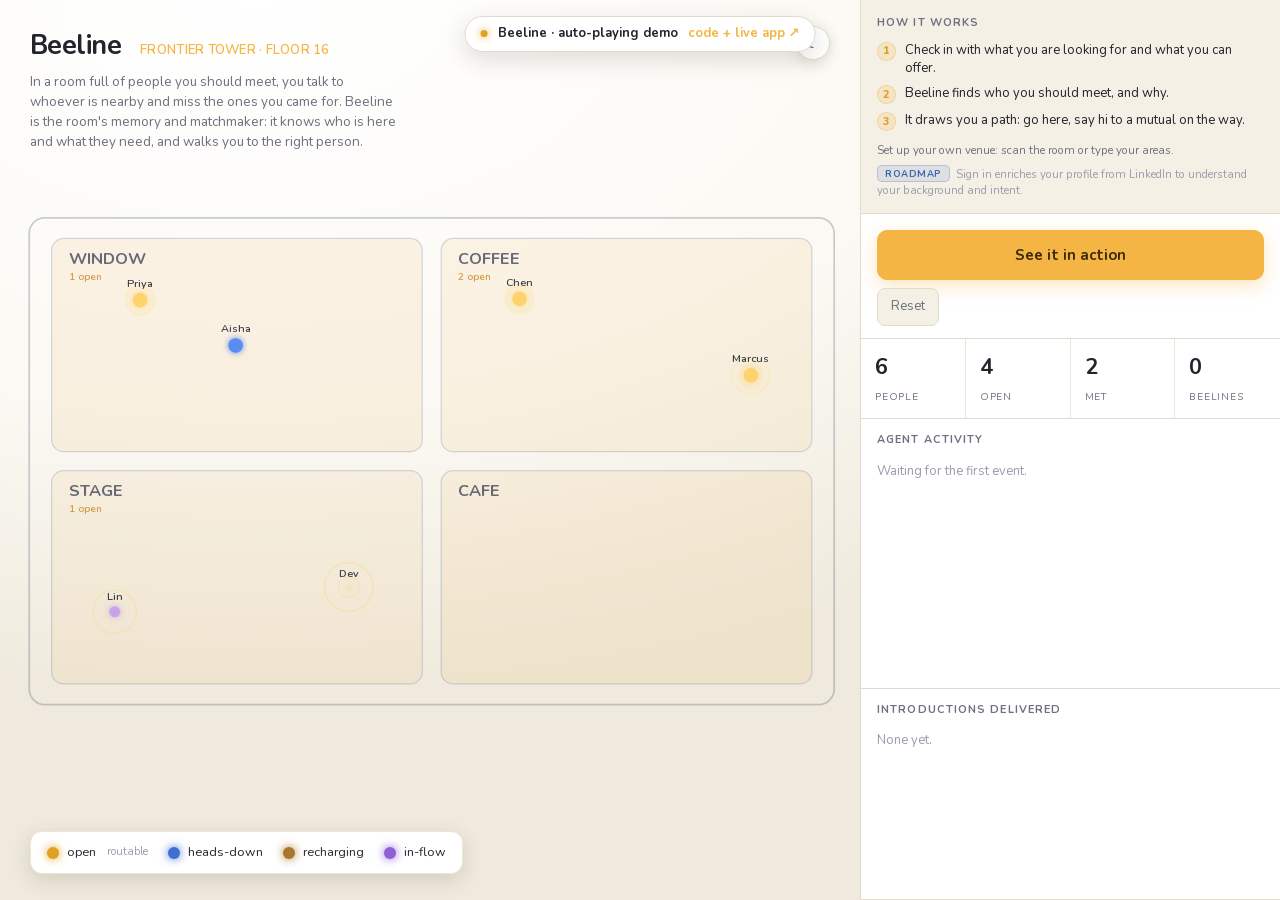
<file: docs/index.html>
<!doctype html>
<html lang="en">
<head>
<meta charset="utf-8" />
<meta name="viewport" content="width=device-width, initial-scale=1" />
<title>Beeline — floor 16, live</title>
<link rel="stylesheet" href="fonts/nunito.css" />
<link rel="stylesheet" href="style.css" />
<script>try{document.documentElement.dataset.theme=localStorage.getItem('beeline-theme')||'light';}catch(e){document.documentElement.dataset.theme='light';}</script>
<script>document.documentElement.setAttribute('data-static','1');</script>
<style>
  html[data-static] #qr, html[data-static] #btn-config, html[data-static] #btn-live,
  html[data-static] #meta, html[data-static] #btn-move, html[data-static] #btn-recharge,
  html[data-static] #btn-intro, html[data-static] #btn-demo, html[data-static] #mode-badge { display:none !important; }
  #static-banner {
    position: fixed; left: 50%; transform: translateX(-50%); top: 16px; z-index: 50;
    background: var(--panel); color: var(--text); border: 1px solid var(--line);
    border-radius: 999px; padding: 7px 15px; font-size: 13px; font-weight: 700;
    box-shadow: 0 8px 24px var(--shadow); display: flex; gap: 10px; align-items: center;
    font-family: "Nunito", system-ui, sans-serif;
  }
  #static-banner .dot { width: 7px; height: 7px; border-radius: 50%; background: var(--open); box-shadow: 0 0 8px var(--open); }
  #static-banner a { color: var(--accent); text-decoration: none; }
  @media (max-width: 900px){ #static-banner { top: 8px; font-size: 12px; } }
</style>
</head>
<body>
<div id="static-banner"><span class="dot"></span><span>Beeline &middot; auto-playing demo</span><a href="https://github.com/aaryaa8/beeline" target="_blank" rel="noopener">code + live app &#8599;</a></div>

<!-- ============ MAP : the headline ============ -->
<div id="map">
  <canvas id="floor"></canvas>

  <div id="title">
    <div class="brand">
      <h1>Beeline</h1>
      <span class="tag">FRONTIER TOWER · FLOOR 16</span>
    </div>
    <p>In a room full of people you should meet, you talk to whoever is nearby and miss the ones you came for. Beeline is the room's memory and matchmaker: it knows who is here and what they need, and walks you to the right person.</p>
  </div>

  <div id="topright">
    <button id="btn-theme" title="Switch to dark" aria-label="Switch theme">&#9790;</button>
    <div id="mode-badge">source <b id="mode-label">mock</b></div>
  </div>

  <!-- match card (money-shot narration), populated on a delivered intro -->
  <div id="matchcard">
    <div class="kicker">Beeline · go this way</div>
    <div class="head" id="mc-head"></div>
    <div class="msg" id="mc-msg"></div>
    <div class="why" id="mc-why"></div>
    <div class="match" id="mc-match"></div>
    <div class="route" id="mc-route"></div>
  </div>

  <div id="legend">
    <div class="k"><span class="swatch" style="color:var(--open);background:var(--open)"></span>open<span class="sub">routable</span></div>
    <div class="k"><span class="swatch" style="color:var(--heads);background:var(--heads)"></span>heads-down</div>
    <div class="k"><span class="swatch" style="color:var(--recharge);background:var(--recharge)"></span>recharging</div>
    <div class="k"><span class="swatch" style="color:var(--flow);background:var(--flow)"></span>in-flow</div>
  </div>

  <div id="qr">
    <div id="qr-slot"></div>
    <div class="cap">Scan to join</div>
    <div class="url" id="qr-url">/join</div>
  </div>

  <!-- guided, self-narrating demo — a full-width bar pinned to the bottom -->
  <div id="guide" hidden>
    <div class="guide-bar"><div class="guide-bar-fill" id="guide-bar-fill"></div></div>
    <div class="guide-inner">
      <div class="guide-main">
        <span class="guide-kicker">Guided demo</span>
        <div class="guide-cap" id="guide-cap" aria-live="polite"></div>
      </div>
      <div class="guide-side">
        <span class="guide-step" id="guide-step"></span>
        <button id="guide-restart" class="guide-btn">Restart</button>
        <button id="guide-skip" class="guide-btn">Skip</button>
      </div>
    </div>
  </div>
</div>

<!-- ============ SIDE PANEL : agents + intros ============ -->
<div id="side">
  <div id="howitworks">
    <div class="hiw-title">How it works</div>
    <ol class="hiw-steps">
      <li><span class="hiw-n">1</span><span>Check in with what you are looking for and what you can offer.</span></li>
      <li><span class="hiw-n">2</span><span>Beeline finds who you should meet, and why.</span></li>
      <li><span class="hiw-n">3</span><span>It draws you a path: go here, say hi to a mutual on the way.</span></li>
    </ol>
    <div class="hiw-notes">
      <div class="hiw-note">Set up your own venue: scan the room or type your areas.</div>
      <div class="hiw-note roadmap"><span class="hiw-tag">Roadmap</span>Sign in enriches your profile from LinkedIn to understand your background and intent.</div>
    </div>
  </div>

  <div id="controls">
    <button class="primary cta" id="btn-fill">See it in action</button>
    <button id="btn-demo">Fill the room</button>
    <button id="btn-move">Move someone</button>
    <button id="btn-recharge">Tap recharging</button>
    <button id="btn-intro">Send a beeline</button>
    <button id="btn-config">Configure space</button>
    <button class="ghost" id="btn-reset">Reset</button>
  </div>
  <div id="meta">
    <span class="chip-meta">mode <b id="meta-mode">mock</b></span>
    <button id="btn-live" class="ghost" style="padding:3px 9px;font-size:11px;">use live stream</button>
  </div>

  <div id="counters">
    <div class="counter"><b id="n-people">0</b><span>people</span></div>
    <div class="counter"><b id="n-open">0</b><span>open</span></div>
    <div class="counter"><b id="n-met">0</b><span>met</span></div>
    <div class="counter"><b id="n-intros">0</b><span>beelines</span></div>
  </div>

  <div class="section" id="traces">
    <h2>Agent activity <span class="count" id="trace-count"></span></h2>
    <div class="scroll" id="trace-list"><div class="empty">Waiting for the first event.</div></div>
  </div>

  <div class="section" id="intros">
    <h2>Introductions delivered <span class="count" id="intro-count"></span></h2>
    <div class="scroll" id="intro-list"><div class="empty">None yet.</div></div>
  </div>
</div>

<!-- ============ CONFIGURE SPACE : drawer ============ -->
<div id="cfg-scrim" hidden></div>
<aside id="cfg" hidden aria-label="Configure space">
  <div class="cfg-head">
    <div>
      <h2>Configure space</h2>
      <p>Beeline works anywhere. Set up your own venue: scan the room with a photo, or type your own areas.</p>
    </div>
    <button id="cfg-close" class="ghost" aria-label="Close">Close</button>
  </div>

  <div class="cfg-body">
    <section class="cfg-sec">
      <h3>Areas</h3>
      <p class="cfg-note">These are the areas the floor plan lays out. Rename, reorder, remove, or add up to eight, then apply.</p>
      <div id="cfg-zones"></div>
      <div class="cfg-row-actions">
        <button id="cfg-add">Add area</button>
        <button id="cfg-apply" class="primary">Apply areas</button>
      </div>
    </section>

    <section class="cfg-sec">
      <h3>Scan the room</h3>
      <p class="cfg-note">Take or choose a photo of the space. Beeline suggests areas and landmarks you can apply.</p>
      <label class="cfg-file">
        <input type="file" id="cfg-scan-file" accept="image/*" capture="environment" />
        <span>Choose or take a photo</span>
      </label>
      <p class="cfg-note cfg-scan-note" id="cfg-scan-note" hidden>Camera needs the shared https link; you can still choose a photo.</p>
      <div id="cfg-scan-out"></div>
    </section>

    <section class="cfg-sec">
      <h3>Optimize the room</h3>
      <p class="cfg-note">Reads the live room and suggests moves that turn shared interests into introductions.</p>
      <button id="cfg-optimize">Get suggestions</button>
      <div id="cfg-opt-out"></div>
    </section>
  </div>
</aside>

<script src="app.js"></script>
<script>setTimeout(function(){var b=document.getElementById('btn-fill'); if(b) b.click();}, 2200);</script>
</body>
</html>
</file>
<file: docs/fonts/nunito.css>
/* cyrillic-ext */
@font-face {
  font-family: 'Nunito';
  font-style: normal;
  font-weight: 400;
  font-display: swap;
  src: url(nunito-1.woff2) format('woff2');
  unicode-range: U+0460-052F, U+1C80-1C8A, U+20B4, U+2DE0-2DFF, U+A640-A69F, U+FE2E-FE2F;
}
/* cyrillic */
@font-face {
  font-family: 'Nunito';
  font-style: normal;
  font-weight: 400;
  font-display: swap;
  src: url(nunito-2.woff2) format('woff2');
  unicode-range: U+0301, U+0400-045F, U+0490-0491, U+04B0-04B1, U+2116;
}
/* vietnamese */
@font-face {
  font-family: 'Nunito';
  font-style: normal;
  font-weight: 400;
  font-display: swap;
  src: url(nunito-3.woff2) format('woff2');
  unicode-range: U+0102-0103, U+0110-0111, U+0128-0129, U+0168-0169, U+01A0-01A1, U+01AF-01B0, U+0300-0301, U+0303-0304, U+0308-0309, U+0323, U+0329, U+1EA0-1EF9, U+20AB;
}
/* latin-ext */
@font-face {
  font-family: 'Nunito';
  font-style: normal;
  font-weight: 400;
  font-display: swap;
  src: url(nunito-4.woff2) format('woff2');
  unicode-range: U+0100-02BA, U+02BD-02C5, U+02C7-02CC, U+02CE-02D7, U+02DD-02FF, U+0304, U+0308, U+0329, U+1D00-1DBF, U+1E00-1E9F, U+1EF2-1EFF, U+2020, U+20A0-20AB, U+20AD-20C0, U+2113, U+2C60-2C7F, U+A720-A7FF;
}
/* latin */
@font-face {
  font-family: 'Nunito';
  font-style: normal;
  font-weight: 400;
  font-display: swap;
  src: url(nunito-5.woff2) format('woff2');
  unicode-range: U+0000-00FF, U+0131, U+0152-0153, U+02BB-02BC, U+02C6, U+02DA, U+02DC, U+0304, U+0308, U+0329, U+2000-206F, U+20AC, U+2122, U+2191, U+2193, U+2212, U+2215, U+FEFF, U+FFFD;
}
/* cyrillic-ext */
@font-face {
  font-family: 'Nunito';
  font-style: normal;
  font-weight: 600;
  font-display: swap;
  src: url(nunito-1.woff2) format('woff2');
  unicode-range: U+0460-052F, U+1C80-1C8A, U+20B4, U+2DE0-2DFF, U+A640-A69F, U+FE2E-FE2F;
}
/* cyrillic */
@font-face {
  font-family: 'Nunito';
  font-style: normal;
  font-weight: 600;
  font-display: swap;
  src: url(nunito-2.woff2) format('woff2');
  unicode-range: U+0301, U+0400-045F, U+0490-0491, U+04B0-04B1, U+2116;
}
/* vietnamese */
@font-face {
  font-family: 'Nunito';
  font-style: normal;
  font-weight: 600;
  font-display: swap;
  src: url(nunito-3.woff2) format('woff2');
  unicode-range: U+0102-0103, U+0110-0111, U+0128-0129, U+0168-0169, U+01A0-01A1, U+01AF-01B0, U+0300-0301, U+0303-0304, U+0308-0309, U+0323, U+0329, U+1EA0-1EF9, U+20AB;
}
/* latin-ext */
@font-face {
  font-family: 'Nunito';
  font-style: normal;
  font-weight: 600;
  font-display: swap;
  src: url(nunito-4.woff2) format('woff2');
  unicode-range: U+0100-02BA, U+02BD-02C5, U+02C7-02CC, U+02CE-02D7, U+02DD-02FF, U+0304, U+0308, U+0329, U+1D00-1DBF, U+1E00-1E9F, U+1EF2-1EFF, U+2020, U+20A0-20AB, U+20AD-20C0, U+2113, U+2C60-2C7F, U+A720-A7FF;
}
/* latin */
@font-face {
  font-family: 'Nunito';
  font-style: normal;
  font-weight: 600;
  font-display: swap;
  src: url(nunito-5.woff2) format('woff2');
  unicode-range: U+0000-00FF, U+0131, U+0152-0153, U+02BB-02BC, U+02C6, U+02DA, U+02DC, U+0304, U+0308, U+0329, U+2000-206F, U+20AC, U+2122, U+2191, U+2193, U+2212, U+2215, U+FEFF, U+FFFD;
}
/* cyrillic-ext */
@font-face {
  font-family: 'Nunito';
  font-style: normal;
  font-weight: 700;
  font-display: swap;
  src: url(nunito-1.woff2) format('woff2');
  unicode-range: U+0460-052F, U+1C80-1C8A, U+20B4, U+2DE0-2DFF, U+A640-A69F, U+FE2E-FE2F;
}
/* cyrillic */
@font-face {
  font-family: 'Nunito';
  font-style: normal;
  font-weight: 700;
  font-display: swap;
  src: url(nunito-2.woff2) format('woff2');
  unicode-range: U+0301, U+0400-045F, U+0490-0491, U+04B0-04B1, U+2116;
}
/* vietnamese */
@font-face {
  font-family: 'Nunito';
  font-style: normal;
  font-weight: 700;
  font-display: swap;
  src: url(nunito-3.woff2) format('woff2');
  unicode-range: U+0102-0103, U+0110-0111, U+0128-0129, U+0168-0169, U+01A0-01A1, U+01AF-01B0, U+0300-0301, U+0303-0304, U+0308-0309, U+0323, U+0329, U+1EA0-1EF9, U+20AB;
}
/* latin-ext */
@font-face {
  font-family: 'Nunito';
  font-style: normal;
  font-weight: 700;
  font-display: swap;
  src: url(nunito-4.woff2) format('woff2');
  unicode-range: U+0100-02BA, U+02BD-02C5, U+02C7-02CC, U+02CE-02D7, U+02DD-02FF, U+0304, U+0308, U+0329, U+1D00-1DBF, U+1E00-1E9F, U+1EF2-1EFF, U+2020, U+20A0-20AB, U+20AD-20C0, U+2113, U+2C60-2C7F, U+A720-A7FF;
}
/* latin */
@font-face {
  font-family: 'Nunito';
  font-style: normal;
  font-weight: 700;
  font-display: swap;
  src: url(nunito-5.woff2) format('woff2');
  unicode-range: U+0000-00FF, U+0131, U+0152-0153, U+02BB-02BC, U+02C6, U+02DA, U+02DC, U+0304, U+0308, U+0329, U+2000-206F, U+20AC, U+2122, U+2191, U+2193, U+2212, U+2215, U+FEFF, U+FFFD;
}
/* cyrillic-ext */
@font-face {
  font-family: 'Nunito';
  font-style: normal;
  font-weight: 800;
  font-display: swap;
  src: url(nunito-1.woff2) format('woff2');
  unicode-range: U+0460-052F, U+1C80-1C8A, U+20B4, U+2DE0-2DFF, U+A640-A69F, U+FE2E-FE2F;
}
/* cyrillic */
@font-face {
  font-family: 'Nunito';
  font-style: normal;
  font-weight: 800;
  font-display: swap;
  src: url(nunito-2.woff2) format('woff2');
  unicode-range: U+0301, U+0400-045F, U+0490-0491, U+04B0-04B1, U+2116;
}
/* vietnamese */
@font-face {
  font-family: 'Nunito';
  font-style: normal;
  font-weight: 800;
  font-display: swap;
  src: url(nunito-3.woff2) format('woff2');
  unicode-range: U+0102-0103, U+0110-0111, U+0128-0129, U+0168-0169, U+01A0-01A1, U+01AF-01B0, U+0300-0301, U+0303-0304, U+0308-0309, U+0323, U+0329, U+1EA0-1EF9, U+20AB;
}
/* latin-ext */
@font-face {
  font-family: 'Nunito';
  font-style: normal;
  font-weight: 800;
  font-display: swap;
  src: url(nunito-4.woff2) format('woff2');
  unicode-range: U+0100-02BA, U+02BD-02C5, U+02C7-02CC, U+02CE-02D7, U+02DD-02FF, U+0304, U+0308, U+0329, U+1D00-1DBF, U+1E00-1E9F, U+1EF2-1EFF, U+2020, U+20A0-20AB, U+20AD-20C0, U+2113, U+2C60-2C7F, U+A720-A7FF;
}
/* latin */
@font-face {
  font-family: 'Nunito';
  font-style: normal;
  font-weight: 800;
  font-display: swap;
  src: url(nunito-5.woff2) format('woff2');
  unicode-range: U+0000-00FF, U+0131, U+0152-0153, U+02BB-02BC, U+02C6, U+02DA, U+02DC, U+0304, U+0308, U+0329, U+2000-206F, U+20AC, U+2122, U+2191, U+2193, U+2212, U+2215, U+FEFF, U+FFFD;
}
</file>
<file: docs/style.css>
/* ============================================================= *
 * Beeline — WP6 floor-plan map. Light by default, projector-legible,
 * with a dark variant behind [data-theme="dark"]. The honey accent
 * carries across both. No CDNs, no build step. All styling lives here.
 * ============================================================= */
:root {
  /* ---- LIGHT (default): clean, warm, high-contrast ---- */
  --bg:        #f4f1e9;
  --map-bg:    #fbf9f3;
  --map-g1:    #ffffff;
  --map-g3:    #efeadd;
  --panel:     #ffffff;
  --panel-2:   #f4f0e6;
  --line:      #e2dbcb;
  --line-soft: #ece6d8;
  --text:      #23252c;
  --dim:       #6c7080;
  --dim-2:     #9a9dab;
  --hover:     #efeadd;

  /* the two blue chips used across intro/match cards */
  --chip-blue-bg:     rgba(70,110,190,.12);
  --chip-blue-fg:     #3a63b0;
  --chip-blue-border: rgba(70,110,190,.28);

  /* match card (money shot) surface */
  --card-bg:     linear-gradient(180deg, #fffaf0, #fdf6e8);
  --card-border: #e6d3a3;
  --card-line:   #ecdcb4;

  /* emotional-state colors (self-reported, never sensed) */
  --open:      #e0a020;   /* warm honey, darkened for light bg */
  --heads:     #3f6fd0;   /* blue           */
  --recharge:  #a9772c;   /* dim amber      */
  --flow:      #8f5fd6;   /* violet         */

  --ok:        #2f9d57;   /* approved       */
  --hold:      #c79021;   /* held           */
  --veto:      #cc5340;   /* vetoed         */

  --accent:    #f5b544;
  --path:      #e0a020;
  --shadow:    rgba(60,55,35,.16);
}

:root[data-theme="dark"] {
  --bg:        #0a0b0f;
  --map-bg:    #0d0f16;
  --map-g1:    #12151f;
  --map-g3:    #090a10;
  --panel:     #10121a;
  --panel-2:   #161824;
  --line:      #262a3a;
  --line-soft: #1c1f2c;
  --text:      #eef1f7;
  --dim:       #8b90a3;
  --dim-2:     #626678;
  --hover:     #1e2130;

  --chip-blue-bg:     rgba(120,150,200,.14);
  --chip-blue-fg:     #a9c4ef;
  --chip-blue-border: rgba(120,150,200,.3);

  --card-bg:     linear-gradient(180deg, rgba(28,24,14,.96), rgba(18,16,12,.96));
  --card-border: #4a3f22;
  --card-line:   #38301b;

  --open:      #ffd36b;
  --heads:     #5b8def;
  --recharge:  #b98a3e;
  --flow:      #b98cf0;

  --ok:        #6bd08a;
  --hold:      #e6bb52;
  --veto:      #e0705f;

  --accent:    #ffd36b;
  --path:      #ffd884;
  --shadow:    rgba(0,0,0,.5);
}

* { box-sizing: border-box; }
html, body { height: 100%; margin: 0; }
body {
  background: var(--bg);
  color: var(--text);
  font: 15px/1.5 "Nunito", ui-sans-serif, -apple-system, "SF Pro Text", system-ui, sans-serif;
  display: grid;
  grid-template-columns: 1fr 420px;
  overflow: hidden;
  -webkit-font-smoothing: antialiased;
}

/* On a projector or laptop (wide) the map takes the flexible column and the
   panel is a fixed 420px, which is the demo target. Below 900px (a phone, or a
   cramped preview) that would crush the floor plan, so stack instead: map on
   top with a real height, panel scrolling beneath. The map is never squeezed. */
@media (max-width: 900px) {
  body { grid-template-columns: 1fr; grid-template-rows: 62vh 1fr; overflow: auto; }
  #map { min-height: 62vh; }
  #side { border-left: none; border-top: 1px solid var(--line); }
}

/* ------------------------------------------------------------- *
 * MAP (the headline)
 * ------------------------------------------------------------- */
#map {
  position: relative;
  background:
    radial-gradient(1200px 700px at 30% 0%, var(--map-g1) 0%, var(--map-bg) 60%, var(--map-g3) 100%);
  overflow: hidden;
}
#map canvas#floor { position: absolute; inset: 0; display: block; width: 100%; height: 100%; }

#title { position: absolute; top: 26px; left: 30px; pointer-events: none; z-index: 3; }
#title .brand { display: flex; align-items: baseline; gap: 12px; }
#title h1 { margin: 0; font-size: 27px; font-weight: 700; letter-spacing: -0.02em; }
#title .tag { color: var(--accent); font-size: 13px; font-weight: 600; letter-spacing: .02em; }
#title p { margin: 5px 0 0; color: var(--dim); font-size: 13.5px; max-width: 46ch; }

/* top-right cluster: theme toggle + live/mock badge */
#topright {
  position: absolute; top: 26px; right: 30px; z-index: 4;
  display: flex; align-items: center; gap: 10px;
}
#btn-theme {
  width: 34px; height: 34px; padding: 0; border-radius: 50%;
  font-size: 16px; line-height: 1; cursor: pointer;
  background: var(--panel); color: var(--text);
  border: 1px solid var(--line); box-shadow: 0 4px 14px var(--shadow);
  display: flex; align-items: center; justify-content: center;
  transition: background .15s ease, border-color .15s ease;
}
#btn-theme:hover { background: var(--hover); border-color: var(--accent); }
#mode-badge {
  font-size: 11px; letter-spacing: .12em; text-transform: uppercase;
  color: var(--dim); border: 1px solid var(--line);
  padding: 4px 11px; border-radius: 20px; background: var(--panel);
}
#mode-badge b { color: var(--accent); font-weight: 700; }
#mode-badge.live b { color: var(--ok); }
:root[data-theme="dark"] #mode-badge { background: rgba(0,0,0,.25); }

/* state legend */
#legend {
  position: absolute; left: 30px; bottom: 26px; z-index: 3;
  display: flex; gap: 20px; flex-wrap: wrap;
  background: var(--panel); border: 1px solid var(--line-soft);
  border-radius: 12px; padding: 11px 16px; backdrop-filter: blur(4px);
  box-shadow: 0 6px 20px var(--shadow);
}
#legend .k { display: flex; align-items: center; gap: 8px; font-size: 12.5px; color: var(--text); }
#legend .swatch { width: 12px; height: 12px; border-radius: 50%; box-shadow: 0 0 10px currentColor; }
#legend .sub { color: var(--dim-2); font-size: 11px; margin-left: 3px; }

/* QR — judges scan to join */
#qr {
  position: absolute; right: 30px; bottom: 26px; z-index: 3;
  background: #f7f7f2; color: #14161c; border-radius: 14px;
  padding: 12px 12px 10px; text-align: center;
  box-shadow: 0 10px 30px rgba(0,0,0,.45);
  width: 168px;
}
#qr canvas, #qr .placeholder { display: block; margin: 0 auto; border-radius: 6px; }
#qr .placeholder {
  width: 132px; height: 132px; background: #e9e9e2; color: #14161c;
  display: flex; align-items: center; justify-content: center; text-align: center;
  font-size: 10px; padding: 8px; line-height: 1.3; border: 1px dashed #b9b9ad;
}
#qr .cap { margin-top: 7px; font-size: 11px; font-weight: 700; letter-spacing: .04em; }
#qr .url { font-size: 10px; color: #565a63; word-break: break-all; margin-top: 1px; }

/* match card — the money shot narration */
#matchcard {
  position: absolute; left: 30px; top: 118px; z-index: 4;
  width: 340px; max-width: 42vw;
  background: var(--card-bg);
  border: 1px solid var(--card-border); border-radius: 16px;
  padding: 16px 18px; box-shadow: 0 18px 50px var(--shadow);
  opacity: 0; transform: translateY(-8px); pointer-events: none;
  transition: opacity .4s ease, transform .4s ease;
}
#matchcard.show { opacity: 1; transform: translateY(0); }
#matchcard .kicker {
  font-size: 10.5px; letter-spacing: .14em; text-transform: uppercase;
  color: var(--accent); font-weight: 700;
}
#matchcard .head { margin: 6px 0 2px; font-size: 17px; font-weight: 600; }
#matchcard .msg { margin: 8px 0 0; font-size: 14px; color: var(--text); }
#matchcard .why { margin: 8px 0 0; font-size: 12.5px; color: var(--dim); }
#matchcard .match {
  margin-top: 12px; padding-top: 11px; border-top: 1px solid var(--card-line);
  display: flex; flex-direction: column; gap: 7px;
}
#matchcard .pair {
  display: flex; align-items: center; gap: 8px; flex-wrap: wrap;
  font-size: 12px;
}
#matchcard .chip {
  background: rgba(245,181,68,.16); color: var(--open);
  border: 1px solid rgba(245,181,68,.36); border-radius: 20px;
  padding: 2px 10px; font-weight: 600;
}
#matchcard .chip.topic { background: var(--chip-blue-bg); color: var(--chip-blue-fg); border-color: var(--chip-blue-border); }
#matchcard .arrow { color: var(--dim); }
#matchcard .route {
  margin-top: 11px; font-size: 12px; color: var(--dim);
}
#matchcard .route b { color: var(--text); font-weight: 600; }

/* ------------------------------------------------------------- *
 * GUIDED DEMO — a full-width bar pinned to the bottom of the viewport.
 * It never covers the floor plan's areas or people. Dark banner + white
 * text so captions stay legible on the light map and in a screen
 * recording, in both themes.
 * ------------------------------------------------------------- */
#guide {
  position: fixed; left: 0; right: 0; bottom: 0; z-index: 30;
  background: rgba(16,17,24,.95); color: #fff;
  border-top: 1px solid rgba(255,216,132,.34);
  box-shadow: 0 -10px 34px rgba(0,0,0,.38);
  backdrop-filter: blur(8px);
  opacity: 0; transform: translateY(100%);
  transition: opacity .35s ease, transform .35s ease;
  pointer-events: none;
}
#guide.show { opacity: 1; transform: translateY(0); pointer-events: auto; }
#guide[hidden] { display: none; }
.guide-bar {
  height: 3px; background: rgba(255,255,255,.14); overflow: hidden;
}
.guide-bar-fill {
  height: 100%; width: 0%;
  background: linear-gradient(90deg, #f5b544, #ffd884);
}
.guide-inner {
  display: flex; align-items: center; gap: 24px;
  max-width: 1500px; margin: 0 auto; padding: 12px 26px;
}
.guide-main { flex: 1; min-width: 0; display: flex; flex-direction: column; gap: 2px; }
.guide-kicker {
  font-size: 10px; letter-spacing: .16em; text-transform: uppercase;
  color: #ffd884; font-weight: 700;
}
.guide-cap {
  font-size: 19px; line-height: 1.34; font-weight: 600; color: #fff;
}
.guide-side { display: flex; align-items: center; gap: 10px; flex-shrink: 0; }
.guide-step {
  font-size: 12px; color: rgba(255,255,255,.62);
  font-variant-numeric: tabular-nums; margin-right: 2px;
}
.guide-btn {
  font: inherit; font-size: 12.5px; font-weight: 700; cursor: pointer;
  padding: 7px 15px; border-radius: 8px;
  background: rgba(255,255,255,.1); color: #fff;
  border: 1px solid rgba(255,255,255,.22);
  transition: background .15s ease, border-color .15s ease;
}
.guide-btn:hover { background: rgba(255,255,255,.2); border-color: rgba(255,216,132,.5); }
#guide-restart { background: rgba(245,181,68,.9); color: #3a2b06; border-color: rgba(245,181,68,.9); }
#guide-restart:hover { background: #ffd884; }

/* lift the corner overlays clear of the bar while the demo runs */
#qr, #legend { transition: bottom .3s ease; }
body.guiding #qr, body.guiding #legend { bottom: 104px; }

@media (max-width: 900px) {
  .guide-inner { gap: 14px; padding: 10px 16px; }
  .guide-cap { font-size: 15.5px; }
  .guide-btn { padding: 6px 11px; font-size: 12px; }
  body.guiding #qr, body.guiding #legend { bottom: 118px; }
}

/* scan robustness note (camera needs https) */
.cfg-scan-note {
  margin-top: 10px; margin-bottom: 0;
  color: var(--hold); font-size: 12px;
}
.cfg-scan-note[hidden] { display: none; }

/* ------------------------------------------------------------- *
 * SIDE PANEL — agent activity + introductions
 * ------------------------------------------------------------- */
#side {
  background: var(--panel);
  border-left: 1px solid var(--line);
  display: flex; flex-direction: column; overflow: hidden;
}

/* "How it works" — a light, scannable strip so a remote judge gets the
   flow with no one narrating. Always visible, not only during the demo. */
#howitworks {
  padding: 15px 16px 14px; border-bottom: 1px solid var(--line);
  background: var(--panel-2);
}
.hiw-title {
  font-size: 11px; font-weight: 700; text-transform: uppercase;
  letter-spacing: .1em; color: var(--dim); margin-bottom: 9px;
}
.hiw-steps { list-style: none; margin: 0; padding: 0; display: flex; flex-direction: column; gap: 7px; }
.hiw-steps li { display: flex; align-items: flex-start; gap: 9px; font-size: 13px; line-height: 1.4; color: var(--text); }
.hiw-n {
  flex: 0 0 auto; width: 19px; height: 19px; border-radius: 50%;
  display: inline-flex; align-items: center; justify-content: center;
  font-size: 11px; font-weight: 800; margin-top: 1px;
  background: rgba(245,181,68,.18); color: var(--open);
  border: 1px solid rgba(245,181,68,.4);
}
.hiw-notes { margin-top: 11px; display: flex; flex-direction: column; gap: 6px; }
.hiw-note { font-size: 11.5px; line-height: 1.45; color: var(--dim); }
.hiw-note.roadmap { color: var(--dim-2); }
.hiw-tag {
  display: inline-block; margin-right: 6px; padding: 1px 7px; border-radius: 5px;
  font-size: 9.5px; font-weight: 700; letter-spacing: .06em; text-transform: uppercase;
  color: var(--chip-blue-fg); background: var(--chip-blue-bg); border: 1px solid var(--chip-blue-border);
  vertical-align: 1px;
}

#controls { padding: 16px 16px 12px; border-bottom: 1px solid var(--line); display: flex; flex-wrap: wrap; gap: 8px; }
button {
  font: inherit; font-size: 13px; padding: 8px 13px; border-radius: 8px; cursor: pointer;
  background: var(--panel-2); color: var(--text); border: 1px solid var(--line);
  transition: background .15s ease, border-color .15s ease;
}
button:hover { background: var(--hover); }
button.primary { background: var(--accent); color: #3a2b06; border-color: var(--accent); font-weight: 700; }
button.primary:hover { filter: brightness(1.06); }
button.ghost { color: var(--dim); }

/* the dominant call-to-action: full-width, larger, gently pulsing so a
   first-time visitor knows where to click */
button.cta {
  flex: 1 0 100%;
  padding: 13px 16px; font-size: 15px; letter-spacing: .01em;
  border-radius: 10px;
  box-shadow: 0 6px 18px rgba(245,181,68,.34);
  animation: cta-pulse 2.4s ease-in-out infinite;
}
button.cta:hover { filter: brightness(1.06); animation: none; }
@keyframes cta-pulse {
  0%, 100% { box-shadow: 0 6px 18px rgba(245,181,68,.30); }
  50%      { box-shadow: 0 6px 26px rgba(245,181,68,.55); }
}
@media (prefers-reduced-motion: reduce) { button.cta { animation: none; } }
#meta { padding: 0 16px 14px; font-size: 11.5px; color: var(--dim); display: flex; flex-wrap: wrap; gap: 6px; align-items: center; }
.chip-meta { border: 1px solid var(--line); border-radius: 20px; padding: 3px 10px; }
.chip-meta b { color: var(--text); font-weight: 600; }

/* counters row */
#counters {
  display: grid; grid-template-columns: repeat(4, 1fr);
  border-bottom: 1px solid var(--line);
}
#counters .counter { padding: 12px 14px; border-right: 1px solid var(--line-soft); }
#counters .counter:last-child { border-right: none; }
#counters b { display: block; font-size: 22px; font-weight: 700; font-variant-numeric: tabular-nums; }
#counters span { font-size: 10px; color: var(--dim); text-transform: uppercase; letter-spacing: .08em; }

.section { border-bottom: 1px solid var(--line); display: flex; flex-direction: column; min-height: 0; }
.section > h2 {
  margin: 0; padding: 13px 16px 9px; font-size: 11px; font-weight: 700;
  text-transform: uppercase; letter-spacing: .1em; color: var(--dim);
  display: flex; justify-content: space-between; align-items: center;
}
.section > h2 .count { color: var(--dim-2); font-weight: 600; }
.scroll { overflow-y: auto; padding: 0 16px 14px; }
#traces { flex: 1 1 56%; }
#intros { flex: 1 1 44%; }

/* trace entries */
.trace {
  border-left: 3px solid var(--line);
  padding: 8px 0 10px 13px; margin-bottom: 11px;
}
.trace.approved { border-left-color: var(--ok); }
.trace.held     { border-left-color: var(--hold); }
.trace.vetoed   { border-left-color: var(--veto); }
.trace .ev { font-size: 11.5px; color: var(--dim); letter-spacing: .02em; }
.trace .ev b { color: var(--text); font-weight: 600; }
.trace .step { font-size: 13px; margin-top: 4px; display: flex; gap: 7px; align-items: baseline; }
.trace .step .name {
  color: var(--dim); font-size: 11px; min-width: 92px; letter-spacing: .02em;
  font-variant: small-caps; text-transform: lowercase;
}
.trace .step .detail { flex: 1; }
.tag { font-size: 10px; padding: 1px 7px; border-radius: 5px; letter-spacing: .05em; font-weight: 700; white-space: nowrap; }
.tag.ok   { background: rgba(107,208,138,.16); color: var(--ok); }
.tag.hold { background: rgba(230,187,82,.16); color: var(--hold); }
.tag.no   { background: rgba(224,112,95,.16); color: var(--veto); }

/* introduction cards */
.intro {
  background: var(--panel-2); border: 1px solid var(--line); border-radius: 11px;
  padding: 12px 13px; margin-bottom: 10px;
}
.intro .to { font-size: 11.5px; color: var(--dim); }
.intro .to b { color: var(--text); font-weight: 600; }
.intro .msg { margin-top: 5px; font-size: 13.5px; line-height: 1.45; }
.intro .foot {
  margin-top: 8px; padding-top: 8px; border-top: 1px solid var(--line-soft);
  display: flex; flex-wrap: wrap; gap: 6px;
}
.intro .mchip {
  font-size: 10.5px; border-radius: 20px; padding: 2px 9px; font-weight: 600;
  background: rgba(245,181,68,.14); color: var(--open); border: 1px solid rgba(245,181,68,.3);
}
.intro .mchip.via { background: var(--chip-blue-bg); color: var(--chip-blue-fg); border-color: var(--chip-blue-border); }

.empty { color: var(--dim-2); font-size: 13px; padding: 4px 0 8px; }

/* thin scrollbars */
.scroll::-webkit-scrollbar { width: 8px; }
.scroll::-webkit-scrollbar-thumb { background: transparent; border-radius: 8px; }
.scroll:hover::-webkit-scrollbar-thumb { background: var(--line); }

/* ------------------------------------------------------------- *
 * CONFIGURE SPACE — drawer
 * ------------------------------------------------------------- */
#cfg-scrim {
  position: fixed; inset: 0; z-index: 20;
  background: rgba(20,18,12,.42); backdrop-filter: blur(2px);
}
#cfg {
  position: fixed; top: 0; right: 0; bottom: 0; z-index: 21;
  width: 440px; max-width: 92vw;
  background: var(--panel); border-left: 1px solid var(--line);
  box-shadow: -18px 0 50px var(--shadow);
  display: flex; flex-direction: column;
  transform: translateX(0); animation: cfg-in .22s ease;
}
@keyframes cfg-in { from { transform: translateX(24px); opacity: .4; } to { transform: translateX(0); opacity: 1; } }
#cfg[hidden], #cfg-scrim[hidden] { display: none; }

.cfg-head {
  display: flex; align-items: flex-start; justify-content: space-between; gap: 12px;
  padding: 18px 20px 14px; border-bottom: 1px solid var(--line);
}
.cfg-head h2 { margin: 0; font-size: 17px; font-weight: 800; }
.cfg-head p { margin: 3px 0 0; font-size: 12.5px; color: var(--dim); }

.cfg-body { overflow-y: auto; padding: 4px 20px 24px; }
.cfg-sec { padding: 18px 0; border-bottom: 1px solid var(--line-soft); }
.cfg-sec:last-child { border-bottom: none; }
.cfg-sec h3 { margin: 0 0 4px; font-size: 12px; font-weight: 800; text-transform: uppercase; letter-spacing: .08em; }
.cfg-note { margin: 0 0 12px; font-size: 12.5px; color: var(--dim); line-height: 1.5; }

.cfg-zone {
  display: flex; align-items: center; gap: 7px; margin-bottom: 8px;
}
.cfg-zone input[type="text"] {
  flex: 1; font: inherit; font-size: 13.5px; padding: 8px 11px;
  border-radius: 8px; border: 1px solid var(--line);
  background: var(--panel-2); color: var(--text);
}
.cfg-zone input[type="text"]:focus { outline: none; border-color: var(--accent); }
.cfg-zone .mv {
  width: 30px; height: 32px; padding: 0; font-size: 13px; line-height: 1;
  border-radius: 7px; color: var(--dim);
}
.cfg-zone .rm { color: var(--veto); }
.cfg-zone .mv:disabled { opacity: .3; cursor: default; }

.cfg-row-actions { display: flex; gap: 8px; margin-top: 12px; }

.cfg-file {
  display: block; border: 1px dashed var(--line); border-radius: 10px;
  padding: 16px; text-align: center; cursor: pointer; color: var(--dim);
  font-size: 13px; background: var(--panel-2);
  transition: border-color .15s ease, color .15s ease;
}
.cfg-file:hover { border-color: var(--accent); color: var(--text); }
.cfg-file input { position: absolute; width: 1px; height: 1px; opacity: 0; overflow: hidden; }

.cfg-result { margin-top: 14px; }
.cfg-result .src {
  font-size: 10.5px; text-transform: uppercase; letter-spacing: .08em;
  color: var(--dim-2); margin-bottom: 8px;
}
.cfg-result .summary { font-size: 12.5px; color: var(--dim); line-height: 1.5; margin-bottom: 10px; }
.cfg-chips { display: flex; flex-wrap: wrap; gap: 6px; margin-bottom: 12px; }
.cfg-chip {
  font-size: 12px; font-weight: 600; border-radius: 20px; padding: 3px 11px;
  background: rgba(245,181,68,.14); color: var(--open); border: 1px solid rgba(245,181,68,.3);
}
.cfg-landmark { font-size: 12.5px; color: var(--text); margin: 5px 0; }
.cfg-landmark b { font-weight: 700; }
.cfg-landmark span { color: var(--dim); }

.cfg-sug {
  border-left: 3px solid var(--accent); padding: 4px 0 6px 12px; margin: 10px 0;
}
.cfg-sug .t { font-size: 13.5px; font-weight: 700; }
.cfg-sug .d { font-size: 12.5px; color: var(--dim); line-height: 1.5; margin-top: 2px; }

.cfg-busy { font-size: 12.5px; color: var(--dim); padding: 8px 0; }
</file>
